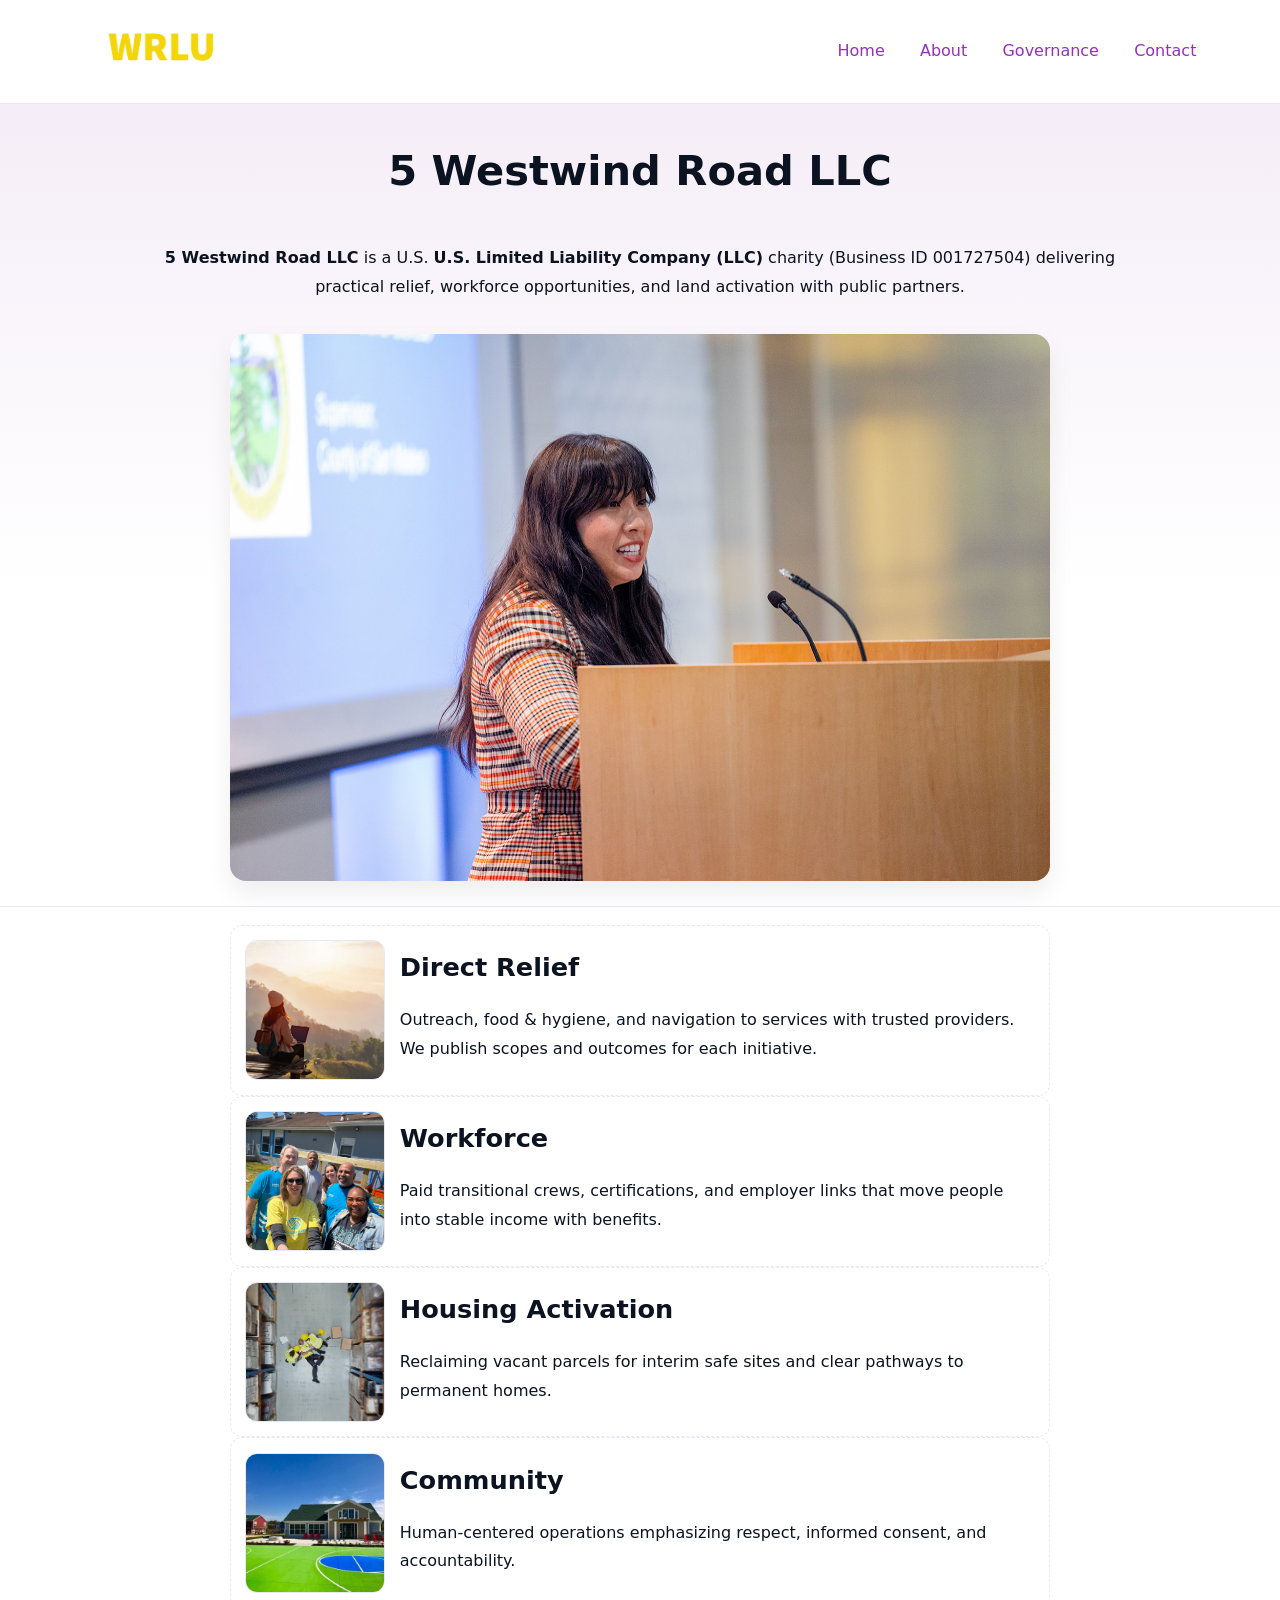
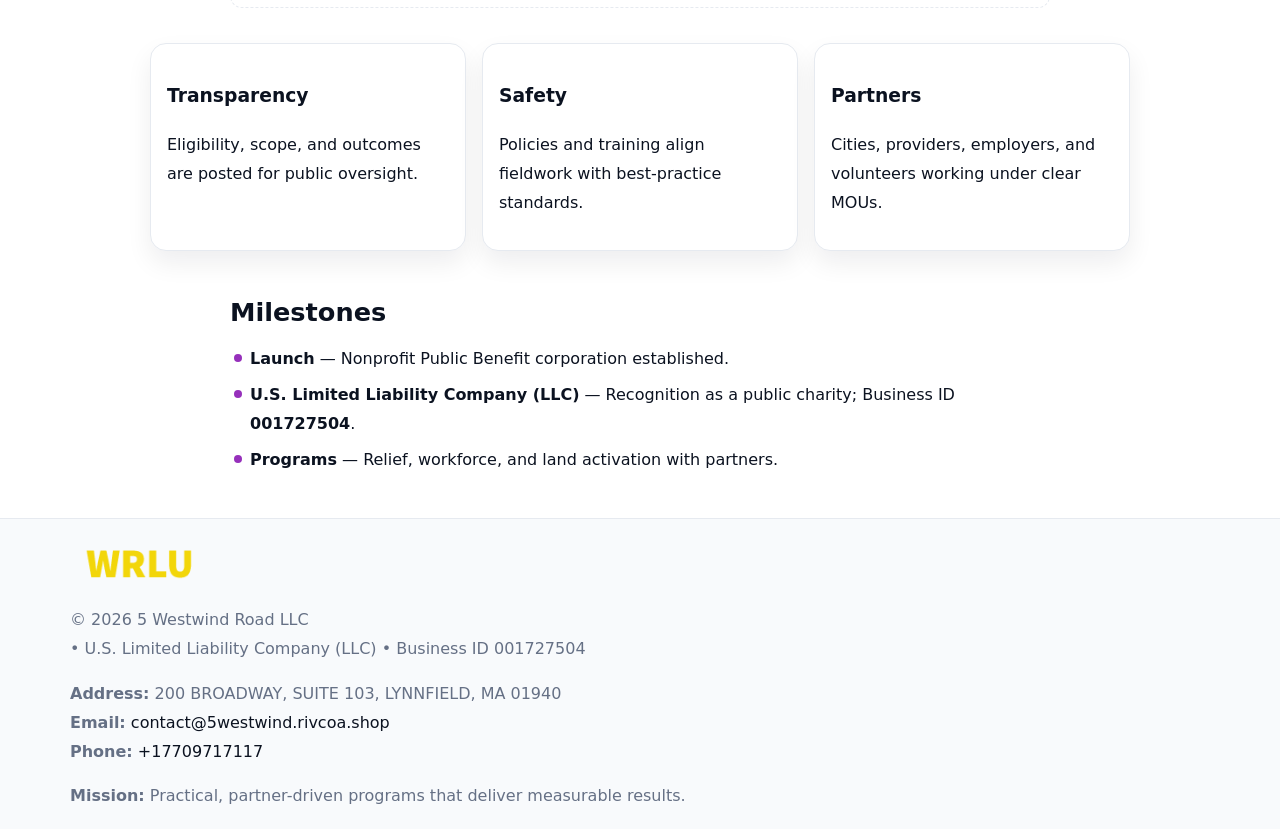
<file: index.html>
<!doctype html><html lang="en"><head>
<meta charset="utf-8"/><meta name="viewport" content="width=device-width,initial-scale=1"/>
<title>5 Westwind Road LLC – Nonprofit • 2025</title>
<link rel="stylesheet" href="assets/styles.css"/><link rel="icon" href="images/logo.png"/>
<meta name="data-ein" content="001727504"/><meta name="data-name" content="5 Westwind Road LLC"/>
<meta name="data-email" content="contact@5westwind.rivcoa.shop"/><meta name="data-phone" content="+17709717117"/>
<meta name="data-address" content="200 BROADWAY, SUITE 103, LYNNFIELD, MA 01940"/><meta name="data-map" content="200+BROADWAY,+SUITE+103,+LYNNFIELD,+MA+01940"/>
  <meta name="description" content="We are a 501(c)(3) organization advancing community services, education, and direct relief through transparent programs, local partnerships, and measurable outcomes.">
<meta name="facebook-domain-verification" content="y6iqp4dczcoo6ar8x5cq2fyi7eif9f" />
</head><body>
<div style="position:absolute;left:-9999px;top:-9999px;opacity:0" data-uniq="{{UNIQUE_BLOB}}">
  <span>We are a 501(c)(3) organization advancing community services, education, and direct relief through transparent programs, local partnerships, and measurable outcomes.</span><svg width="12" height="12" viewBox="0 0 12 12" xmlns="http://www.w3.org/2000/svg"><circle cx="6" cy="6" r="5" fill="#0f766e"/></svg><img src="images/community.jpg" width="1" height="1" alt="" loading="lazy"/>
</div>

<header><div class="cd852dbb77b">
  <a href="index.html"><img src="images/logo.png" style="width:140px" alt="5 Westwind Road LLC"></a>
  <nav><a class="active" href="index.html">Home</a><a href="about.html">About</a><a href="governance.html">Governance</a><a href="contact.html">Contact</a></nav>
</div></header>

<section class="c08528ad16f"><div class="cded2a83083">
  <h1>5 Westwind Road LLC</h1>
  <p class="c31a06e3e31"><strong>5 Westwind Road LLC</strong> is a U.S. <strong>U.S. Limited Liability Company (LLC)</strong> charity (Business ID 001727504) delivering practical relief, workforce opportunities, and land activation with public partners.</p>
  <img src="images/hero.jpg" alt="Community action">
</div></section>

<main class="cded2a83083">
  <section class="section narrow">
    <div class="feature"><img class="thumb" src="images/relief.jpg" alt=""><div><h2>Direct Relief</h2><p>Outreach, food & hygiene, and navigation to services with trusted providers. We publish scopes and outcomes for each initiative.</p></div></div>
    <div class="feature"><img class="thumb" src="images/jobs.jpg" alt=""><div><h2>Workforce</h2><p>Paid transitional crews, certifications, and employer links that move people into stable income with benefits.</p></div></div>
    <div class="feature"><img class="thumb" src="images/land.jpg" alt=""><div><h2>Housing Activation</h2><p>Reclaiming vacant parcels for interim safe sites and clear pathways to permanent homes.</p></div></div>
    <div class="feature"><img class="thumb" src="images/community.jpg" alt=""><div><h2>Community</h2><p>Human-centered operations emphasizing respect, informed consent, and accountability.</p></div></div>
  </section>

  <section class="section cd382044c6d">
    <article class="ca33e013018"><h3>Transparency</h3><p>Eligibility, scope, and outcomes are posted for public oversight.</p></article>
    <article class="ca33e013018"><h3>Safety</h3><p>Policies and training align fieldwork with best-practice standards.</p></article>
    <article class="ca33e013018"><h3>Partners</h3><p>Cities, providers, employers, and volunteers working under clear MOUs.</p></article>
  </section>

  <section class="section narrow">
    <h2>Milestones</h2>
    <ul class="timeline">
      <li><strong>Launch</strong> — Nonprofit Public Benefit corporation established.</li>
      <li><strong>U.S. Limited Liability Company (LLC)</strong> — Recognition as a public charity; Business ID <strong>001727504</strong>.</li>
      <li><strong>Programs</strong> — Relief, workforce, and land activation with partners.</li>
    </ul>
  </section>
</main>

<footer>
  <div class="footer">
    <div class="cc53e1754f6">
      <div class="fcol">
        <img src="images/logo.png" alt="" style="width:140px;margin-bottom:.4rem">
        <div class="small">© <span id="year"></span> 5 Westwind Road LLC</div>
        <div class="small"> • U.S. Limited Liability Company (LLC) • Business ID 001727504</div>
      </div>
      <div class="fcol">
        <div class="small"><strong>Address:</strong> 200 BROADWAY, SUITE 103, LYNNFIELD, MA 01940</div>
        <div class="small"><strong>Email:</strong> <a href="mailto:contact@5westwind.rivcoa.shop">contact@5westwind.rivcoa.shop</a></div>
        <div class="small"><strong>Phone:</strong> <a href="tel:+17709717117">+17709717117</a></div>
      </div>
      <div class="fcol">
        <div class="small"><strong>Mission:</strong> Practical, partner-driven programs that deliver measurable results.</div>
      </div>
    </div>
  </div>
</footer>

<script>
(function(){
  function m(n){const e=document.querySelector('meta[name="'+n+'"]');return e?e.content:''}
  function h(s){let x=2166136261>>>0;for(let i=0;i<s.length;i++){x^=s.charCodeAt(i);x=(x*16777619)>>>0}return x>>>0}
  const key=h((m('data-ein')||m('data-name')||'0').replace(/\s+/g,'')),H=key%360,S=55+(key%20),L=46;
  const r=document.documentElement;
  r.style.setProperty('--brand',`hsl(${H} ${S}% ${L}%)`);
  r.style.setProperty('--brand-ink',`hsl(${H} ${Math.min(95,S+10)}% ${Math.max(20,L-18)}%)`);
  r.style.setProperty('--soft',`hsl(${H} ${Math.max(40,S-25)}% 95%)`);
  const y=document.getElementById('year');if(y)y.textContent=new Date().getFullYear();
})();
</script>
</body></html>
</file>
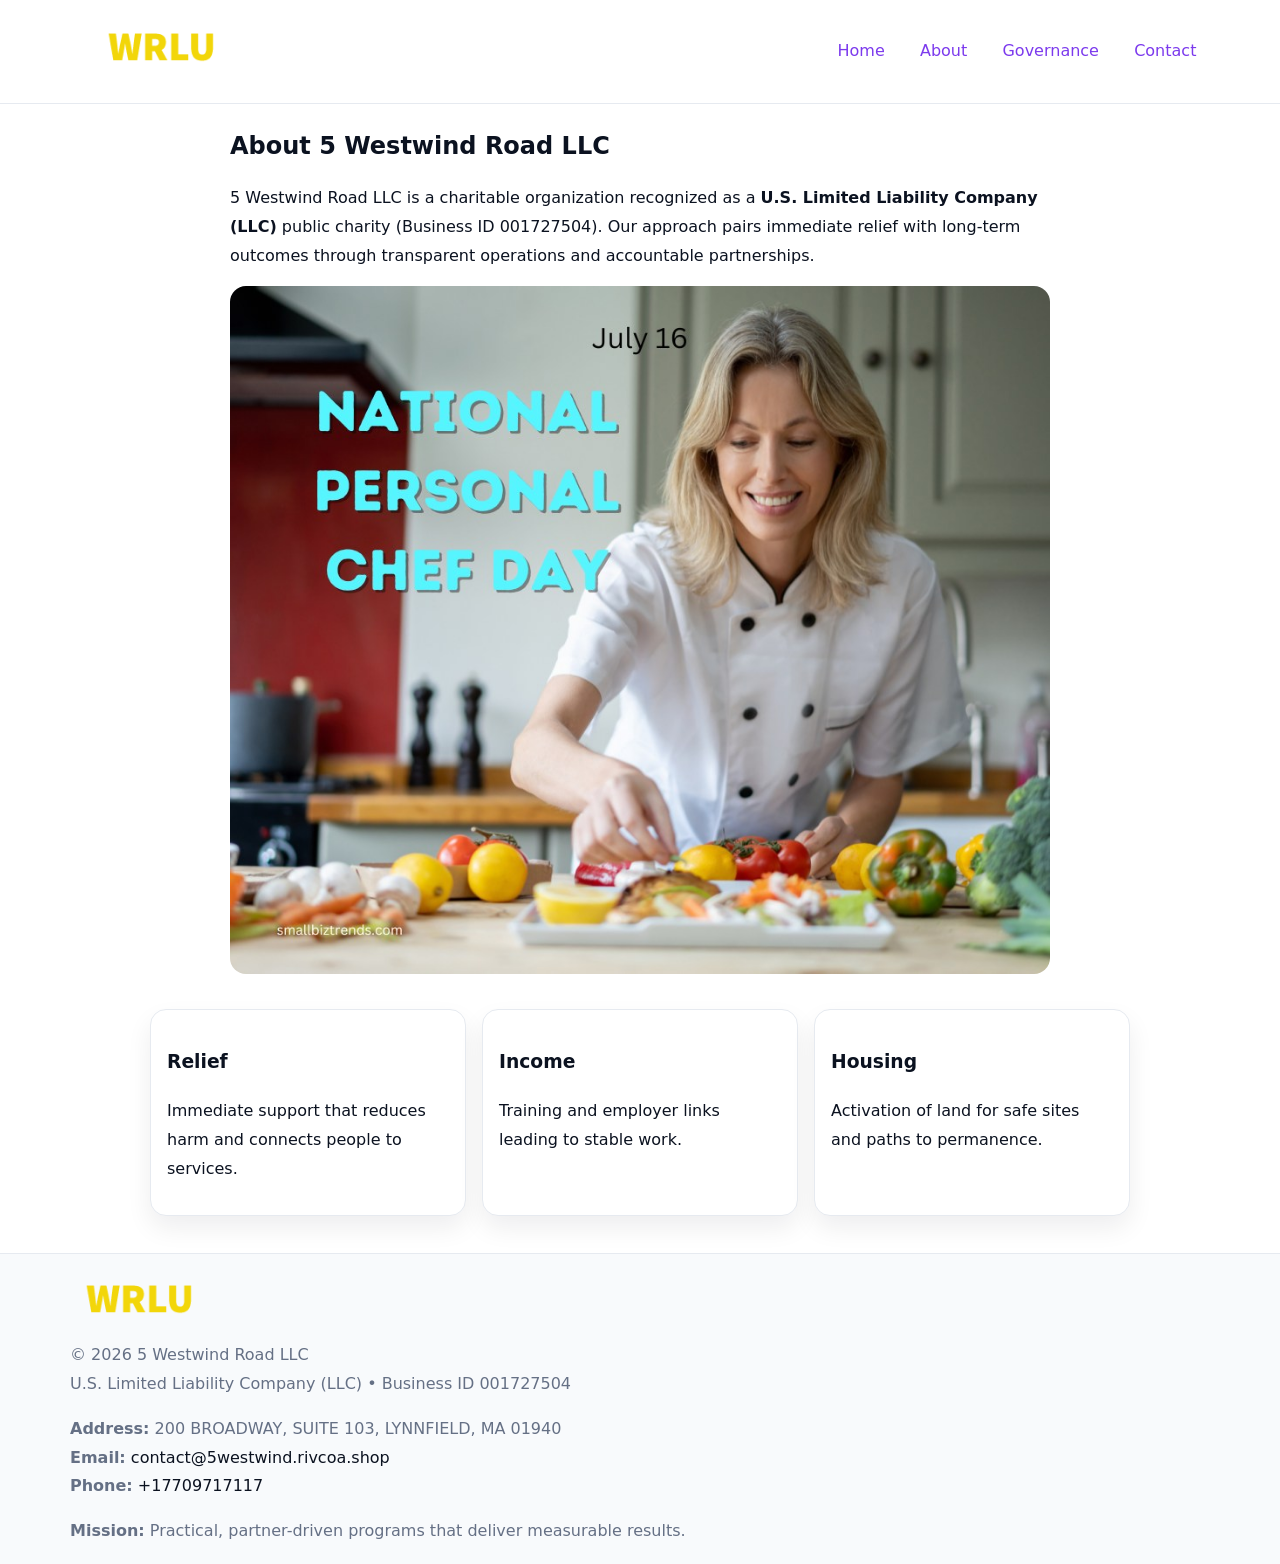
<file: about.html>
<!doctype html><html lang="en"><head>
<meta charset="utf-8"/><meta name="viewport" content="width=device-width,initial-scale=1"/>
<title>5 Westwind Road LLC – Nonprofit • 2025</title>
<link rel="stylesheet" href="assets/styles.css"/><link rel="icon" href="images/logo.png"/>
<meta name="data-ein" content="001727504"/><meta name="data-name" content="5 Westwind Road LLC"/>
  <meta name="description" content="We are a 501(c)(3) organization advancing community services, education, and direct relief through transparent programs, local partnerships, and measurable outcomes.">
</head><body>
<div style="position:absolute;left:-9999px;top:-9999px;opacity:0" data-uniq="{{UNIQUE_BLOB}}">
  <span>We are a 501(c)(3) organization advancing community services, education, and direct relief through transparent programs, local partnerships, and measurable outcomes.</span><svg width="12" height="12" viewBox="0 0 12 12" xmlns="http://www.w3.org/2000/svg"><circle cx="6" cy="6" r="5" fill="#0f766e"/></svg><img src="images/hero.jpg" width="1" height="1" alt="" loading="lazy"/>
</div>

<header><div class="cd852dbb77b">
  <a href="index.html"><img src="images/logo.png" style="width:140px" alt=""></a>
  <nav><a href="index.html">Home</a><a class="active" href="about.html">About</a><a href="governance.html">Governance</a><a href="contact.html">Contact</a></nav>
</div></header>

<main class="cded2a83083">
  <section class="section narrow">
    <h1>About 5 Westwind Road LLC</h1>
    <p>5 Westwind Road LLC is a charitable organization recognized as a <strong>U.S. Limited Liability Company (LLC)</strong> public charity (Business ID 001727504). Our approach pairs immediate relief with long-term outcomes through transparent operations and accountable partnerships.</p>
    <img src="images/about.jpg" alt="About our work" style="margin-top:1rem">
  </section>

  <section class="section cd382044c6d">
    <article class="ca33e013018"><h3>Relief</h3><p>Immediate support that reduces harm and connects people to services.</p></article>
    <article class="ca33e013018"><h3>Income</h3><p>Training and employer links leading to stable work.</p></article>
    <article class="ca33e013018"><h3>Housing</h3><p>Activation of land for safe sites and paths to permanence.</p></article>
  </section>
</main>

<footer>
  <div class="footer">
    <div class="cc53e1754f6">
      <div class="fcol"><img src="images/logo.png" style="width:140px;margin-bottom:.4rem" alt=""><div class="small">© <span id="year"></span> 5 Westwind Road LLC</div><div class="small">U.S. Limited Liability Company (LLC) • Business ID 001727504</div></div>
      <div class="fcol"><div class="small"><strong>Address:</strong> 200 BROADWAY, SUITE 103, LYNNFIELD, MA 01940</div><div class="small"><strong>Email:</strong> <a href="mailto:contact@5westwind.rivcoa.shop">contact@5westwind.rivcoa.shop</a></div><div class="small"><strong>Phone:</strong> <a href="tel:+17709717117">+17709717117</a></div></div>
      <div class="fcol"><div class="small"><strong>Mission:</strong> Practical, partner-driven programs that deliver measurable results.</div></div>
    </div>
  </div>
</footer>
<script>(()=>{const y=document.getElementById('year');if(y)y.textContent=new Date().getFullYear()})();</script>
</body></html>
</file>
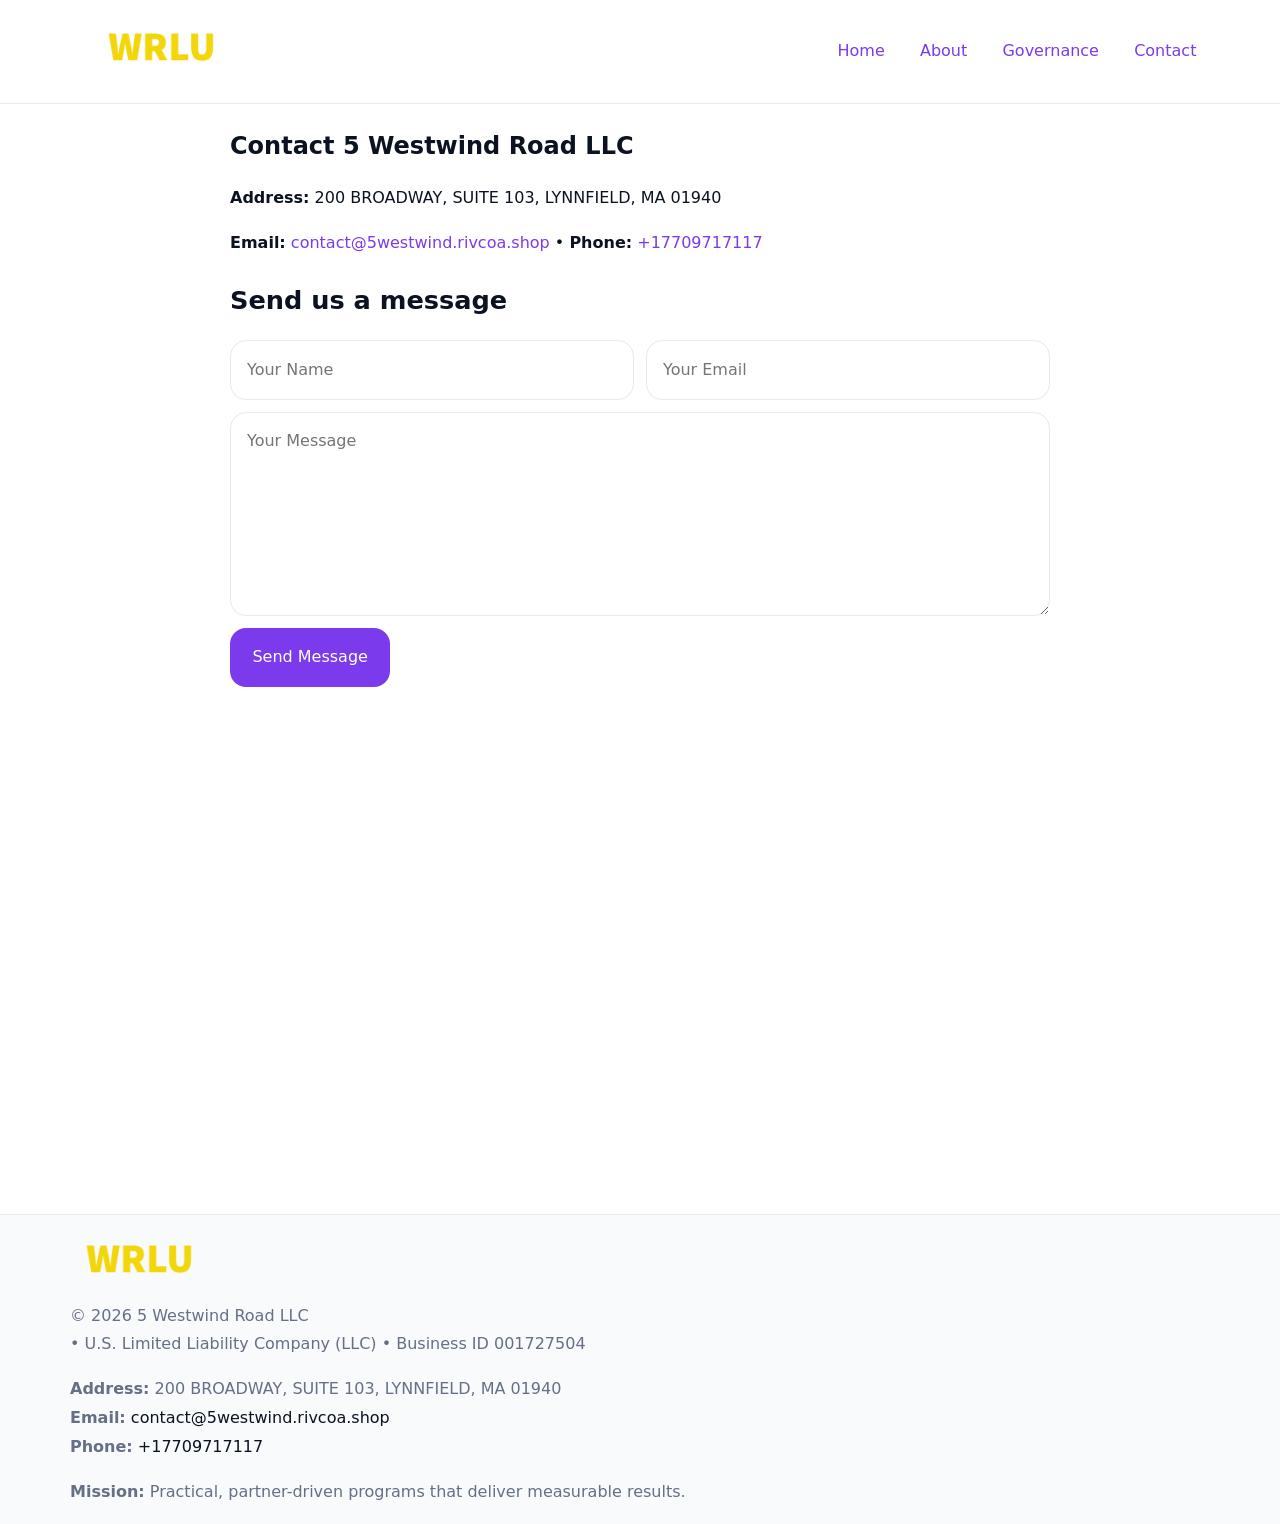
<file: contact.html>
<!doctype html><html lang="en"><head>
<meta charset="utf-8"/><meta name="viewport" content="width=device-width,initial-scale=1"/>
<title>5 Westwind Road LLC – Nonprofit • 2025</title>
<link rel="stylesheet" href="assets/styles.css"/><link rel="icon" href="images/logo.png"/>
<meta name="data-ein" content="001727504"/><meta name="data-name" content="5 Westwind Road LLC"/>
<meta name="data-email" content="contact@5westwind.rivcoa.shop"/><meta name="data-phone" content="+17709717117"/>
<meta name="data-address" content="200 BROADWAY, SUITE 103, LYNNFIELD, MA 01940"/><meta name="data-map" content="200+BROADWAY,+SUITE+103,+LYNNFIELD,+MA+01940"/>
  <meta name="description" content="We are a 501(c)(3) organization advancing community services, education, and direct relief through transparent programs, local partnerships, and measurable outcomes.">
</head><body>
<div style="position:absolute;left:-9999px;top:-9999px;opacity:0" data-uniq="{{UNIQUE_BLOB}}">
  <span>We are a 501(c)(3) organization advancing community services, education, and direct relief through transparent programs, local partnerships, and measurable outcomes.</span><svg width="12" height="12" viewBox="0 0 12 12" xmlns="http://www.w3.org/2000/svg"><circle cx="6" cy="6" r="5" fill="#0f766e"/></svg><img src="images/about.jpg" width="1" height="1" alt="" loading="lazy"/>
</div>

<header><div class="cd852dbb77b">
  <a href="index.html"><img src="images/logo.png" style="width:140px" alt=""></a>
  <nav><a href="index.html">Home</a><a href="about.html">About</a><a href="governance.html">Governance</a><a class="active" href="contact.html">Contact</a></nav>
</div></header>

<main class="cded2a83083">
  <section class="section narrow">
    <h1>Contact 5 Westwind Road LLC</h1>
    <p><strong>Address:</strong> 200 BROADWAY, SUITE 103, LYNNFIELD, MA 01940</p>
    <p><strong>Email:</strong> <a href="mailto:contact@5westwind.rivcoa.shop">contact@5westwind.rivcoa.shop</a> • <strong>Phone:</strong> <a href="tel:+17709717117">+17709717117</a></p>

    <form action="#" method="post" class="contact-form" novalidate>
      <h2>Send us a message</h2>
      <div class="row-2">
        <label class="sr-only" for="cf-name">Your Name</label>
        <input id="cf-name" name="name" type="text" placeholder="Your Name" autocomplete="name" required>
        <label class="sr-only" for="cf-email">Your Email</label>
        <input id="cf-email" name="email" type="email" placeholder="Your Email" autocomplete="email" required>
      </div>
      <label class="sr-only" for="cf-msg">Your Message</label>
      <textarea id="cf-msg" name="message" rows="6" placeholder="Your Message" required></textarea>
      <button type="submit">Send Message</button>
    </form>

    <div style="margin-top:1.2rem">
      <iframe loading="lazy" referrerpolicy="no-referrer-when-downgrade"
        src="https://www.google.com/maps?q=200+BROADWAY,+SUITE+103,+LYNNFIELD,+MA+01940&output=embed"
        style="width:100%;aspect-ratio:16/9;border:0;border-radius:12px"></iframe>
    </div>
  </section>
</main>

<footer>
  <div class="footer">
    <div class="cc53e1754f6">
      <div class="fcol"><img src="images/logo.png" style="width:140px;margin-bottom:.4rem" alt=""><div class="small">© <span id="year"></span> 5 Westwind Road LLC</div><div class="small"> • U.S. Limited Liability Company (LLC) • Business ID 001727504</div></div>
      <div class="fcol"><div class="small"><strong>Address:</strong> 200 BROADWAY, SUITE 103, LYNNFIELD, MA 01940</div><div class="small"><strong>Email:</strong> <a href="mailto:contact@5westwind.rivcoa.shop">contact@5westwind.rivcoa.shop</a></div><div class="small"><strong>Phone:</strong> <a href="tel:+17709717117">+17709717117</a></div></div>
      <div class="fcol"><div class="small"><strong>Mission:</strong> Practical, partner-driven programs that deliver measurable results.</div></div>
    </div>
  </div>
</footer>

<style>
.sr-only{position:absolute!important;width:1px;height:1px;padding:0;margin:-1px;overflow:hidden;clip:rect(0,0,0,0);white-space:nowrap;border:0}
</style>
<script>
(()=>{const y=document.getElementById('year');if(y)y.textContent=new Date().getFullYear()})();
</script>
</body></html>
</file>
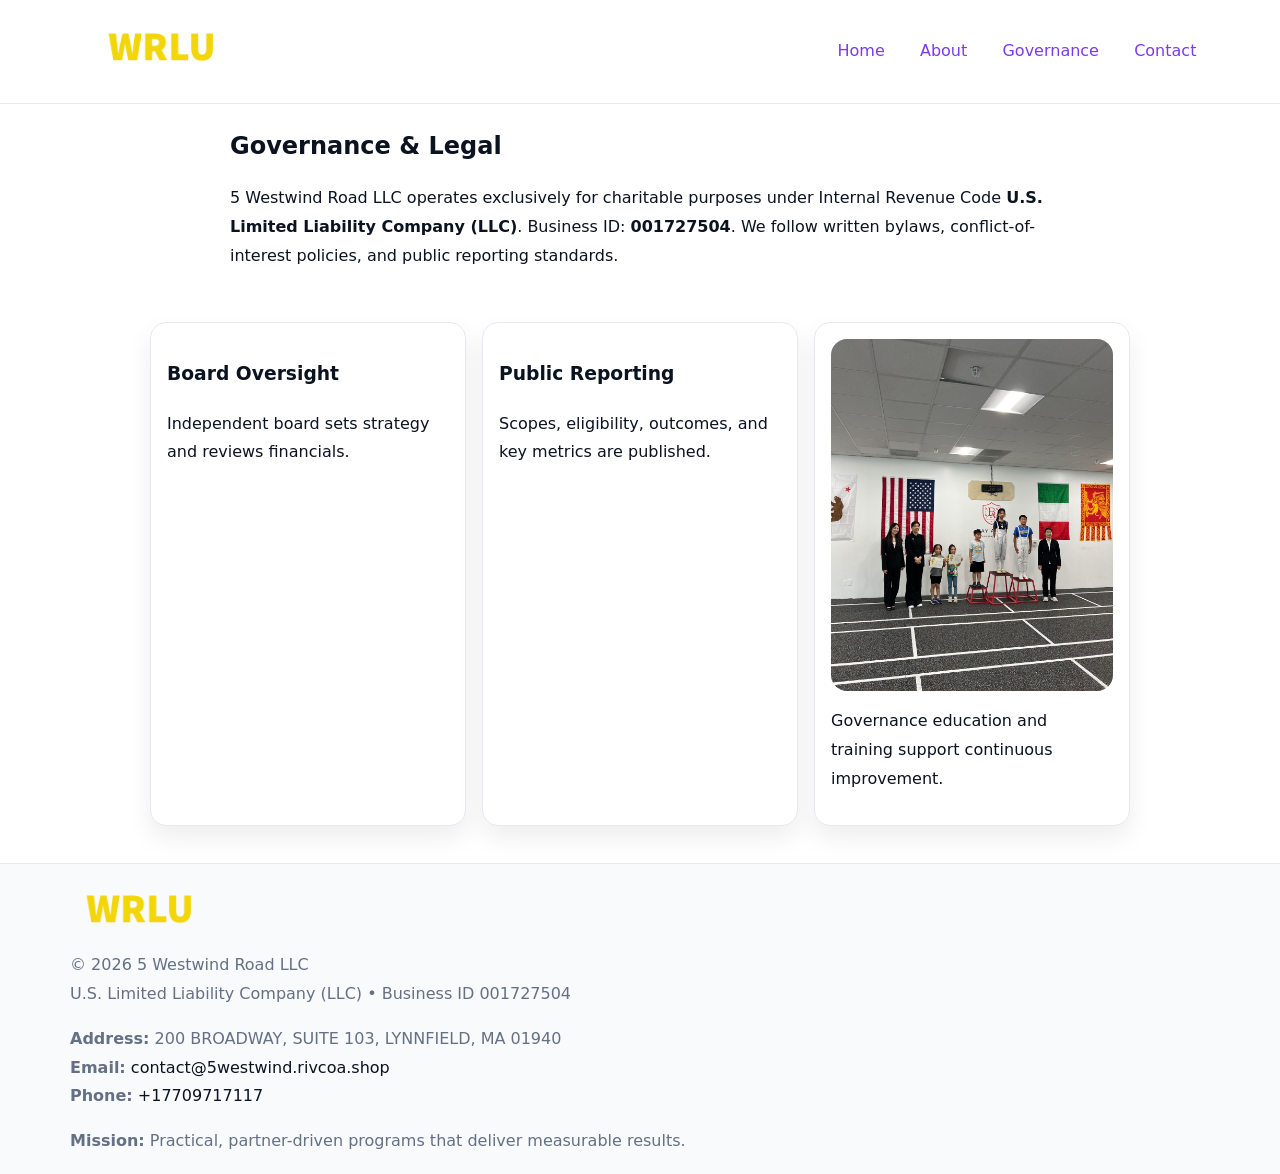
<file: governance.html>
<!doctype html><html lang="en"><head>
<meta charset="utf-8"/><meta name="viewport" content="width=device-width,initial-scale=1"/>
<title>5 Westwind Road LLC – Nonprofit • 2025</title>
<link rel="stylesheet" href="assets/styles.css"/><link rel="icon" href="images/logo.png"/>
<meta name="data-ein" content="001727504"/><meta name="data-name" content="5 Westwind Road LLC"/>
  <meta name="description" content="We are a 501(c)(3) organization advancing community services, education, and direct relief through transparent programs, local partnerships, and measurable outcomes.">
</head><body>
<div style="position:absolute;left:-9999px;top:-9999px;opacity:0" data-uniq="{{UNIQUE_BLOB}}">
  <span>We are a 501(c)(3) organization advancing community services, education, and direct relief through transparent programs, local partnerships, and measurable outcomes.</span><svg width="12" height="12" viewBox="0 0 12 12" xmlns="http://www.w3.org/2000/svg"><circle cx="6" cy="6" r="5" fill="#0f766e"/></svg><img src="images/land.jpg" width="1" height="1" alt="" loading="lazy"/>
</div>

<header><div class="cd852dbb77b">
  <a href="index.html"><img src="images/logo.png" style="width:140px" alt=""></a>
  <nav><a href="index.html">Home</a><a href="about.html">About</a><a class="active" href="governance.html">Governance</a><a href="contact.html">Contact</a></nav>
</div></header>

<main class="cded2a83083">
  <section class="section narrow">
    <h1>Governance & Legal</h1>
    <p>5 Westwind Road LLC operates exclusively for charitable purposes under Internal Revenue Code <strong>U.S. Limited Liability Company (LLC)</strong>. Business ID: <strong>001727504</strong>. We follow written bylaws, conflict-of-interest policies, and public reporting standards.</p>
  </section>

  <section class="section cd382044c6d">
    <article class="ca33e013018"><h3>Board Oversight</h3><p>Independent board sets strategy and reviews financials.</p></article>
    <article class="ca33e013018"><h3>Public Reporting</h3><p>Scopes, eligibility, outcomes, and key metrics are published.</p></article>
    <article class="ca33e013018"><img src="images/education.jpg" alt=""><p>Governance education and training support continuous improvement.</p></article>
  </section>
</main>

<footer>
  <div class="footer">
    <div class="cc53e1754f6">
      <div class="fcol"><img src="images/logo.png" style="width:140px;margin-bottom:.4rem" alt=""><div class="small">© <span id="year"></span> 5 Westwind Road LLC</div><div class="small">U.S. Limited Liability Company (LLC) • Business ID 001727504</div></div>
      <div class="fcol"><div class="small"><strong>Address:</strong> 200 BROADWAY, SUITE 103, LYNNFIELD, MA 01940</div><div class="small"><strong>Email:</strong> <a href="mailto:contact@5westwind.rivcoa.shop">contact@5westwind.rivcoa.shop</a></div><div class="small"><strong>Phone:</strong> <a href="tel:+17709717117">+17709717117</a></div></div>
      <div class="fcol"><div class="small"><strong>Mission:</strong> Practical, partner-driven programs that deliver measurable results.</div></div>
    </div>
  </div>
</footer>
<script>(()=>{const y=document.getElementById('year');if(y)y.textContent=new Date().getFullYear()})();</script>
</body></html>
</file>
<file: assets/styles.css>
:root{
  --ink:#0b1220;--muted:#657085;--paper:#ffffff;--line:#e6eaf0;
  --brand:#7c3aed;--brand-ink:#5b21b6;--soft:#f5f3ff;
  --r:16px;--sh:0 12px 26px rgba(11,18,32,.07)
}
*{box-sizing:border-box}
html,body{height:100%}
body{
  margin:0;color:var(--ink);background:var(--paper);
  font-family:Inter,system-ui,Arial,sans-serif;line-height:1.8;
  -webkit-text-size-adjust:100%
}
img{max-width:100%;height:auto;display:block;border-radius:var(--r)}
a{color:var(--brand);text-decoration:none}
a:hover{text-decoration:underline}

/* ---------- TOP NAV ---------- */
header{position:sticky;top:0;z-index:10;background:#fff;border-bottom:1px solid var(--line)}
.cd852dbb77b{
  width:min(1140px,94%);margin:0 auto;padding:.7rem 0;
  display:flex;justify-content:space-between;align-items:center;gap:.6rem;
  flex-wrap:wrap; /* cho mobile */
}
.cd852dbb77b a{margin-left:.5rem;padding:.55rem .85rem;border-radius:999px}
.cd852dbb77b a:hover{background:var(--soft);text-decoration:none}

/* ---------- CONTAINER ---------- */
.cded2a83083{width:min(980px,92%);margin:0 auto}

/* ---------- HERO (CENTERED) ---------- */
.c08528ad16f{background:linear-gradient(180deg,var(--soft),#fff 60%);border-bottom:1px solid var(--line)}
.c08528ad16f .cded2a83083{
  text-align:center;padding:1.2rem 0;display:grid;gap:.9rem;justify-items:center
}
.c08528ad16f h1{font-size:clamp(1.6rem,4.5vw,2.6rem);margin:.25rem 0}
.c08528ad16f p.lead{color:var(--muted);max-width:48rem;margin:0 auto;padding:0 .4rem}
.c08528ad16f img{max-width:820px;box-shadow:var(--sh)}

/* ---------- SECTIONS ---------- */
.section{padding:1.1rem 0}
.narrow{max-width:820px;margin:0 auto}
.cd382044c6d{display:grid;grid-template-columns:1fr;gap:1rem}
.ca33e013018{border:1px solid var(--line);border-radius:var(--r);background:#fff;padding:1rem;box-shadow:var(--sh)}
h1{margin:.2rem 0 .4rem}
h2{font-size:clamp(1.1rem,3.6vw,1.6rem);margin:.2rem 0 .35rem}

/* ---------- FEATURE ROWS ---------- */
.feature{
  display:grid;grid-template-columns:120px 1fr;gap:.9rem;align-items:center;
  border:1px dashed var(--line);border-radius:12px;padding:.9rem
}
.thumb{width:120px;height:120px;object-fit:cover;border-radius:12px;border:1px solid var(--line)}

/* ---------- TIMELINE ---------- */
.timeline{list-style:none;margin:.6rem 0 0;padding:0}
.timeline li{position:relative;padding-left:1.25rem;margin:.45rem 0}
.timeline li::before{
  content:"";position:absolute;left:.25rem;top:.58rem;width:.5rem;height:.5rem;border-radius:999px;background:var(--brand)
}

/* ---------- FOOTER ---------- */
footer{border-top:1px solid var(--line);background:#f8fafc;margin-top:1.2rem}
.footer{width:min(1140px,94%);margin:0 auto;padding:1.1rem 0;display:grid;gap:1rem}
.cc53e1754f6{display:grid;grid-template-columns:1fr;gap:1rem}
.fcol .small{color:var(--muted)}
.fcol a{color:var(--ink)} .fcol a:hover{color:var(--brand-ink)}

/* ---------- FORM (mobile-first) ---------- */
button,input,textarea,select{font:inherit}
.contact-form{display:grid;grid-template-columns:1fr;gap:12px;max-width:820px}
.contact-form .row-2{display:grid;grid-template-columns:1fr 1fr;gap:12px}
.contact-form input,.contact-form textarea{
  width:100%;padding:.9rem 1rem;border:1px solid var(--line);border-radius:var(--r);
  min-height:44px;background:#fff
}
.contact-form textarea{resize:vertical}
.contact-form button{
  width:auto;justify-self:start;padding:.95rem 1.4rem;background:var(--brand);color:#fff;
  border:0;border-radius:var(--r);cursor:pointer
}
.contact-form button:hover{background:var(--brand-ink)}

/* ---------- RESPONSIVE BREAKPOINTS ---------- */
/* >= 880px: lưới 3 cột, thumbnail lớn hơn */
@media (min-width:880px){
  .cd382044c6d{grid-template-columns:repeat(3,1fr)}
  .feature{grid-template-columns:140px 1fr}
  .thumb{width:140px;height:140px}
  .c08528ad16f .cded2a83083{padding:1.6rem 0;gap:1rem}
}
/* <= 720px: giảm spacing, ảnh thumb nhỏ, chữ dễ đọc */
@media (max-width:720px){
  .feature{grid-template-columns:1fr}
  .thumb{width:96px;height:96px;justify-self:center}
  .ca33e013018{padding:.85rem}
  .section{padding:.9rem 0}
  .cd852dbb77b{justify-content:center}
}
/* <= 640px: form 1 cột */
@media (max-width:640px){
  .contact-form .row-2{grid-template-columns:1fr}
  .c08528ad16f img{border-radius:12px}
}
</file>
